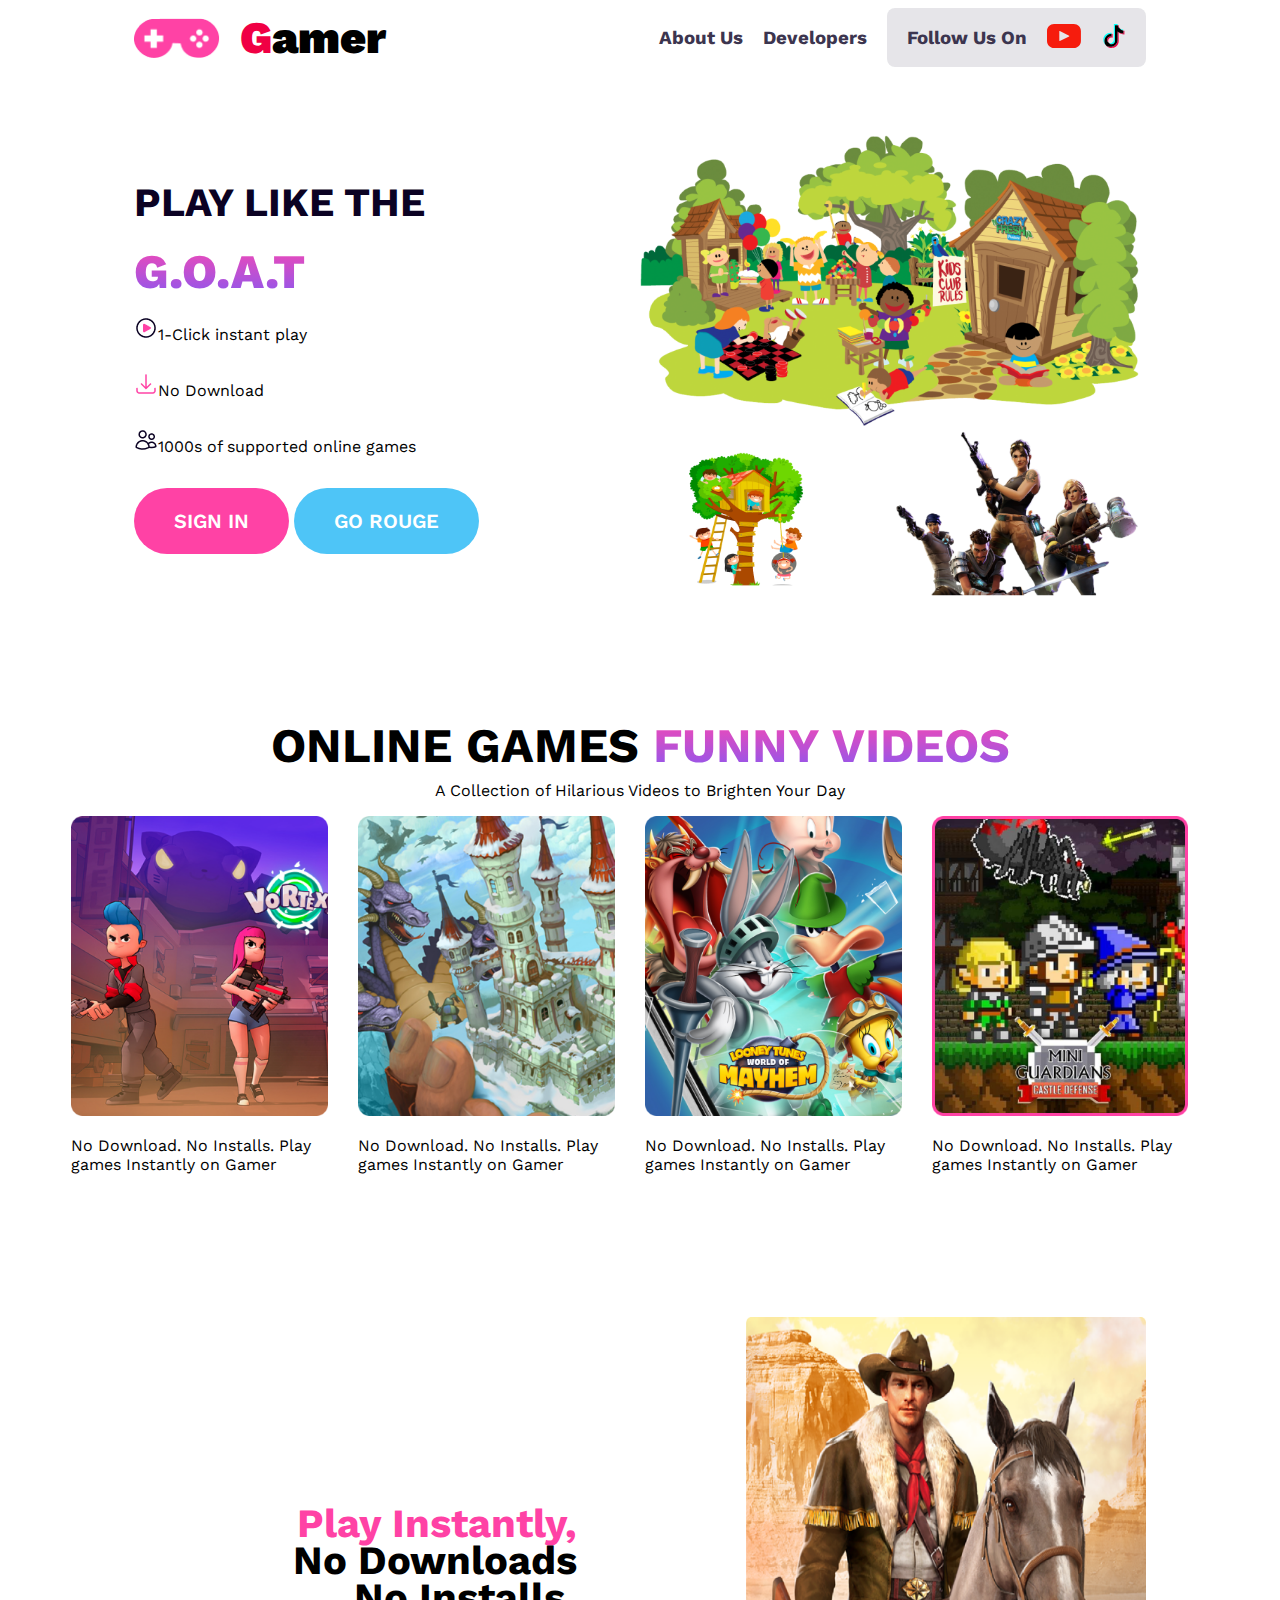
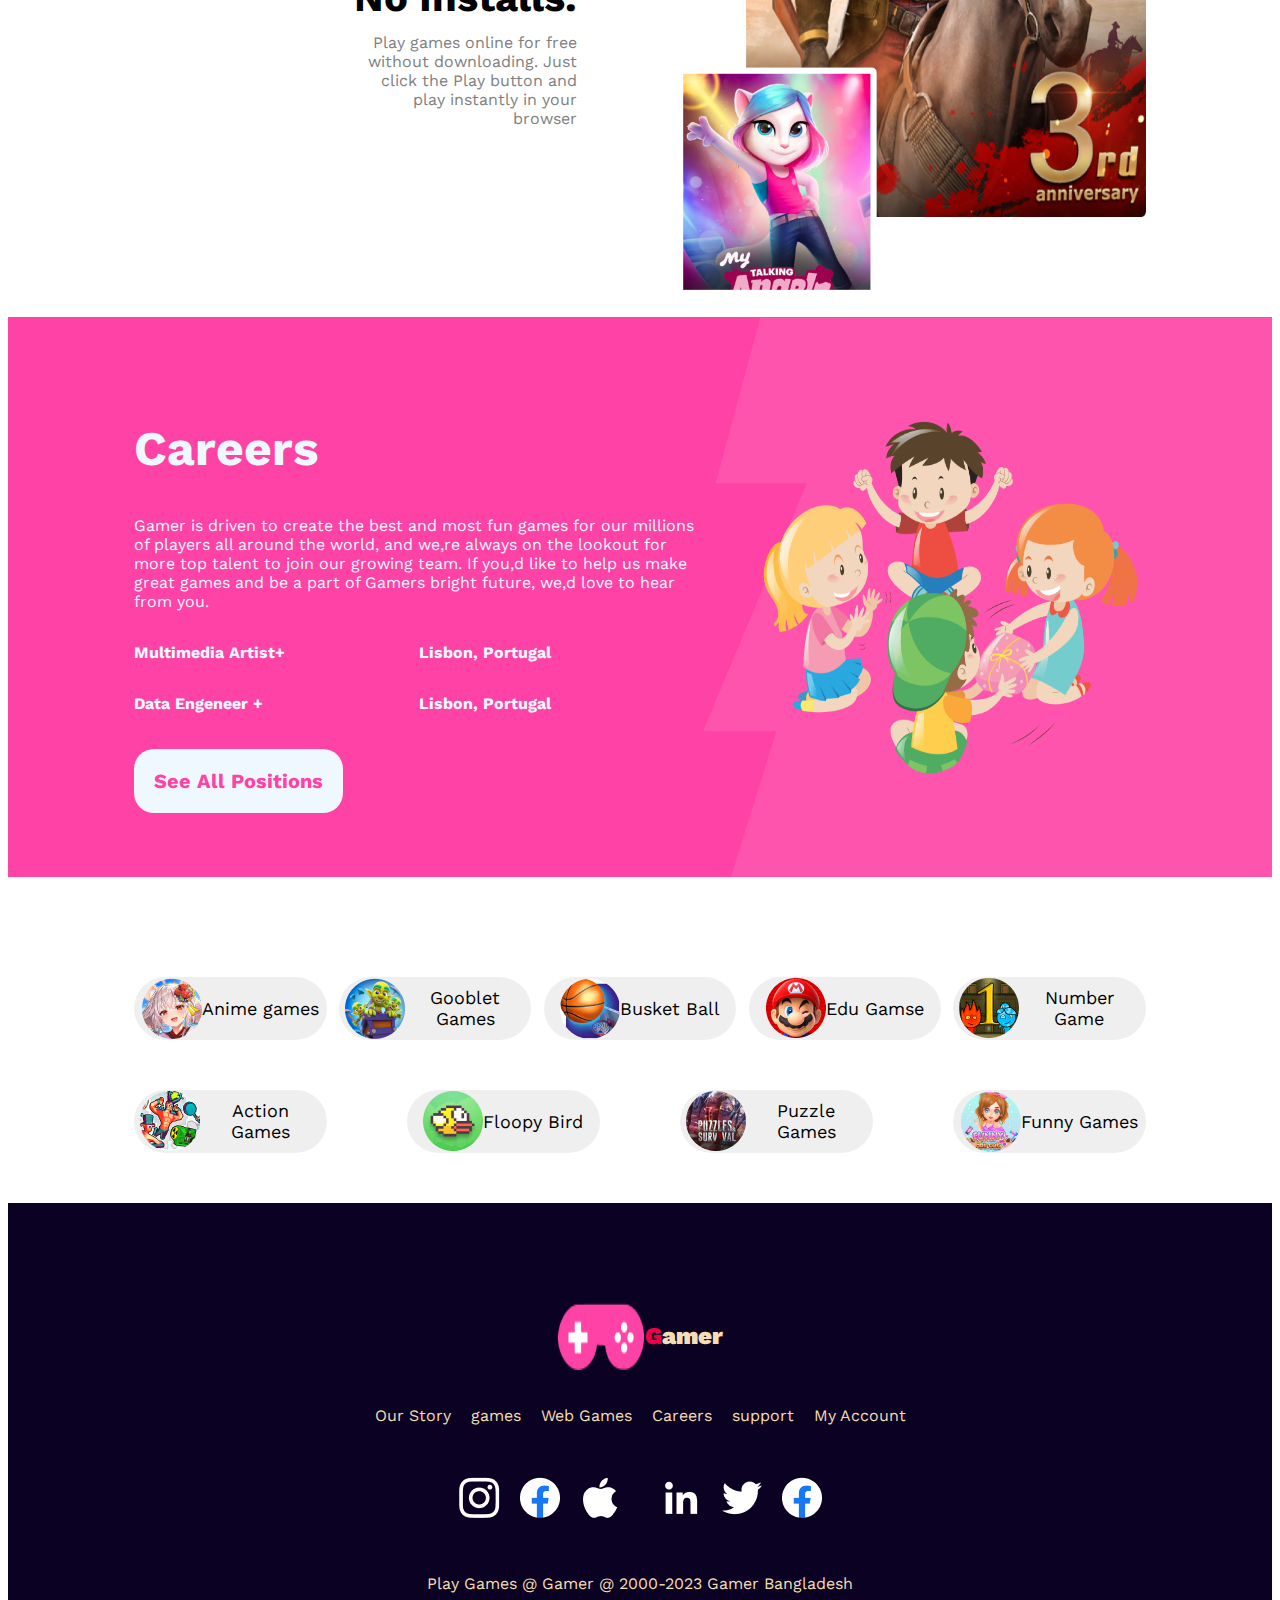
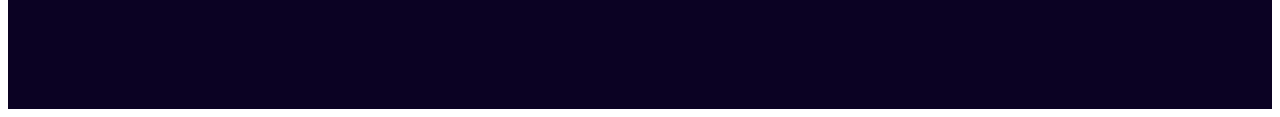
<file: index.html>
<!DOCTYPE html>
<html lang="en">
<head>
    <meta charset="UTF-8">
    <meta name="viewport" content="width=device-width, initial-scale=1.0">
    <title>Gamer Zone B8A2</title>
    <link rel="icon" href="images/Frame.png">
    <link rel="stylesheet" href="style.css">
    <link rel="preconnect" href="https://fonts.googleapis.com">
<link rel="preconnect" href="https://fonts.gstatic.com" crossorigin>
<link href="https://fonts.googleapis.com/css2?family=Work+Sans:wght@100;200;300;400;500;700;800&display=swap" rel="stylesheet">
</head>
<body>
    <nav>
        <div class="nav1">
                <img src="images/Frame.png" alt="">
                <h2> <b><span id="nav1txt">G</span>amer</b> </h2>
        </div>
        <div class="nav2">
            <h3>About Us</h3>
            <h3>Developers</h3>
            <div class="followus">
                <h3>Follow Us On</h3>
            <a href="https://www.youtube.com/"><img src="icons/yticon.svg" alt=""></a> <a href="https://www.tiktok.com/foryou"><img src="icons/tik-tok 1.svg" alt=""></a>
            </div>
        </div>
    </nav>
    <main>
        <div class="banner">
            <div class="banner1">
                <h3>Play Like the</h3>
                <h2>G.O.A.T</h2>
                <p><img src="icons/Frame.png" alt="">1-Click instant play</p>
                <p><img src="icons/Frame (1).png" alt="">No Download</p>
                <p><img src="icons/Frame (2).png" alt="">1000s of supported online games</p> 
                <div class="btn">
                    <button class="btn1">Sign IN</button> <button class="btn2">GO ROUGE</button>
                </div>
            </div>
            <div class="banner2">
                <img src="images/Group 18.png" alt="">
            </div>
        </div>
        <section class="funny">
            <div class="funny1">
                <h2>Online Games <span>Funny Videos</span></h2>
            <p>A Collection of Hilarious Videos to Brighten Your Day</p>
            </div>
            <div class="funny2">
                <div class="card1"><img src="images/Rectangle 4.png" alt=""><p>No Download. No Installs. Play 
                    games Instantly on Gamer</p></div>
                <div class="card2"><img src="images/Rectangle 5.png" alt=""><p>No Download. No Installs. Play 
                    games Instantly on Gamer</p></div>
                <div class="card3"><img src="images/Rectangle 6.png" alt=""><p>No Download. No Installs. Play 
                    games Instantly on Gamer</p></div>
                <div class="card4"><img src="images/Rectangle 7.png" alt=""><p>No Download. No Installs. Play 
                    games Instantly on Gamer</p></div>
            </div>
        </section>
        <section class="container">
            <div class="part1">
                <div>
                    <h2 id="pink">Play Instantly,</h2>
                <h2>No Downloads</h2>
                <h2>No Installs.</h2>
                <p>Play games online for free without 
                    downloading. Just click the Play button 
                    and play instantly in your browser</p>
                </div>
            </div>
            <div class="collage">
                <img class="collage1" src="images/Rectangle 55.png" alt="">
                <img class="collage2" src="images/Rectangle 66.png" alt="">
            </div>
        </section>
        <section class="career">
            <div class="txt">
                <h2>
                    Careers
                </h2>
                <p>Gamer is driven to create the best and most fun games for our millions of 
                    players all around the world, and we,re always on the lookout for more top 
                    talent to join our growing team. If you,d like to help us make great games 
                    and be a part of Gamers bright future, we,d love to hear from you.</p>
                    <div id="worker">
                        <p>Multimedia Artist+</p>
                        <p>Lisbon, Portugal</p>
                        <P>Data Engeneer +</P>
                        <p>Lisbon, Portugal</p>
                    </div>
                <button>See All Positions</button>
            </div>
            <div class="img">
                <img src="images/Group 65.png" alt="">
            </div>
        </section>
        <section class="btn-container">
                <button><img src="images/Rectangle 11.png" alt="">Anime games</button><button><img src="images/Rectangle 12.png" alt="">Gooblet Games</button><button><img src="images/Rectangle 13.png" alt="">Busket Ball</button><button><img src="images/Rectangle 14.png" alt="">Edu Gamse</button><button><img src="images/Rectangle 15.png" alt="">Number Game</button><button><img src="images/Rectangle 16.png" alt="">Action Games</button><button><img src="images/Rectangle 17.png" alt="">Floopy Bird</button><button><img src="images/Rectangle 18.png" alt="">Puzzle Games</button><button><img src="images/Rectangle 19.png" alt="">Funny Games</button>
        </section>
    </main>
    <footer>
        <div class="foot1">
            <img src="images/Frame.png" alt="">
            <h2> <b><span id="nav1txt">G</span>amer</b> </h2>
    </div>
    <div class="foot2">
        <p>Our Story</p>
        <p>games</p>
        <p>Web Games </p>
        <p>Careers </p>
        <p>support </p>
        <p>My Account</p>
    </div>
    <div class="foot3">
        <div class="foot31"><p><img src="icons/instagram 1.png" alt=" "></p>
            <p><img src="icons/facebook 1.png" alt=""></p><p><img src="icons/apple 1.png" alt=""></div></p>
        <div class="foot32"><p><img src="icons/linkedin 1.png" alt=""></p><p><img src="icons/twitter 1.png" alt=""></p><p><img src="icons/facebook 1.png" alt=""></p></div>
    </div>
    <div class="foot4">
        <p>Play Games @ Gamer @ 2000-2023 Gamer Bangladesh</p>
    </div>
    </footer>
</body>
</html>
</file>
<file: style.css>
#nav1txt{
    color: rgba(240, 0, 68, 1);
}
*{
    font-family: work sans;
}
nav{
    margin-left: 10%;
    margin-right: 10%;
    display: flex;
    justify-content: space-between;
}
nav  div{
    display: flex;
    align-items: center;
}
.nav1 img{
    margin-right: 20px;
    height: 40px;
    width: 86px;
}
.nav1 h2 {
    font-size: 45px;
    font-family:Work Sans;
    margin: 0;
    padding: 0;
    
}
.nav2{
    color: #3C354F;
    font-family: Work Sans;
font-size: 16px;
}
.nav2 h3{
    margin-right: 20px;
}
.nav2 a{
    margin-right: 20px;
}
.followus{
    border-radius: 8px;
background: rgba(11, 2, 35, 0.10);
padding-left: 20px;
}
.banner{
    margin-top: 50px;
    margin-left: 10%;
    margin-right: 10%;
    display: flex;
}
.banner1{
    width: 50%;
    display: flex;
    flex-direction: column;
    justify-content: center;
    line-height: 0;
}
.banner2{
    width: 50%;
}
.banner2 img{
    width: 100%;
}
.banner1 h3{
    color: #0B0223;
font-family: Work Sans;
font-size: 40px;
text-transform: uppercase;
}
.banner1 h2{
    
    font-family: Work Sans;
    font-size: 48px;
    font-style: normal;
    font-weight: 800;
    line-height: normal;
    text-transform: uppercase;
background: linear-gradient(180deg, #F948B2 0%, #8758F1 100%);
background-clip: text;
-webkit-background-clip: text;
-webkit-text-fill-color: transparent;
margin: 0;
}
.btn button{
    margin-top: 20px;
    color: #FFF;
font-family: Work Sans;
font-size: 20px;
font-style: normal;
font-weight: 600;
line-height: normal;
text-transform: uppercase;
display: inline-flex;
padding: 21px 40px;
align-items: flex-start;
gap: 10px;
border-radius: 48px;
border: none;
}
.btn1{
background: var(--linear, linear-gradient(90deg, #FF42A5 0%, #FF42A5 100%));
}
.btn2{
background: #4EC5F7;
}
.container{
    display: flex;
    margin-top: 50px;
}
.part1 h2{
    font-size: 40px;
    line-height: 10%;
    text-align: right;
}
.part1 p{
    text-align: right;
    color: gray;
    width: 50%;
    margin-left: 50%;
}

#pink{
    color: #FF42A5;
}
.part1{
    width: 50%;
    height: 600px;
    display: flex;
    flex-direction: column;
    justify-content: center;
    align-items: center;
}

.part1 > div{
    margin-left: 20%;
}


.collage{
    display: flex;
    justify-content: flex-end;
    position: relative;
    margin-right: 10%;
    width: 50%; /* Adjust to your desired container size */
    height: 300px; /* Adjust to your desired container size */
}
.collage1 {
    width: 400px;
    height: 500px;
    
}

.collage2 {
    position: absolute;
    top: 350px; /* Adjust to position the second image */
    left: 100px; /* Adjust to position the second image */
    width: 200px; /* Adjust to your desired size of the second image */
    
    z-index: 1; /* Make sure this value is higher than the first */
}
.funny{
    margin: 10% 5% ;
}
.funny1 h2{
    font-size: 48px;
    text-align: center;
    text-transform: uppercase;
    margin: 0px;
    line-height: 80%;
}
.funny1 p{
    text-align: center;
}
.funny span{
    background: linear-gradient(180deg, #F948B2 0%, #8758F1 100%);
    background-clip: text;
    -webkit-background-clip: text;
    -webkit-text-fill-color: transparent;
}
.funny2{
    display: grid;
    grid-template-columns: repeat(4 , 1fr);
    gap: 10px;
}
.funny2 img{
    height: 300px;
}

footer{
    background: #0B0223;
    color: wheat;
    display: flex;
    flex-direction: column;
    align-items: center;
    padding: 100px;
    gap: 20px;
    margin-top: 50px;
}
.foot1{
    display: flex;
    
}
.foot2{
    display: flex;
    gap: 20px;
}
.foot3{
    display: flex;
    gap: 20px;
}
.foot31{
    display: flex;
    gap: 20px;
}
.foot32{
    display: flex;
    gap: 20px;
}
.btn-container {
    margin-left: 10%;
    margin-right: 10%;
    margin-top: 50px;
    font-family: Work Sans;
    font-style: bold;
    display: flex;
    flex-wrap: wrap;
    justify-content: space-between;
}
.btn-container button{
    flex: 0 0 calc(20% - 10px); /* Adjust this value to control the width of each button */
    margin-top: 50px;
    font-size: 18px;
    display: flex;
    justify-content: center;
    align-items: center;
    border-radius: 80px;
    border: none ;
  }
  .btn-container button:hover{
    border: 2px solid #FF42A5;
    color: #FF42A5;
  }

  .career{
    width: 100%;
    display: flex;
    background-color: #FF42A5;
  }

.career .txt{
    width: 50%;
    color: aliceblue;
    padding-left: 10%;
    padding-top: 5% ;
    padding-bottom: 5%;
}
.txt h2 {
    font-size: 48px;

}
.career .img{
    width: 50%;
}
.career .img img{
    width: 100%;
    height: 100%;
}
.career > .txt > button{
    font-size: 20px;
    color: #FF42A5;
    background-color: aliceblue;
    border-radius: 20px;
    border: none;
    padding: 20px;
    font-weight: bold;
    margin-top: 20px ;
}
#worker{
    display: grid;
    grid-template-columns: repeat(2, 1fr);
    font-weight: bolder;
}


@media screen and (max-width: 576px) {
    nav{
        flex-direction: column;
    }
    .nav1{
        justify-content: center;
    }
    .nav2{
        flex-direction: column;
    }
    .banner{
        flex-direction: column-reverse;
    }
    .banner1{
        padding-left: 15%;
        padding-top: 5%;
        
    }
    .banner1 , .banner2{
        width: 100%;
        margin-top: 5%;

    }
    .banner1 h3{
        font-size: 28px;
    }
    .part1{
        line-height: 50px;
        font-size:30px;
        word-wrap: break-word;
        
    }
    .foot2{
        display: grid;
        grid-template-columns: repeat(3,100px);
    }
    .foot3{
        flex-direction: column;
        
    }
    .btn-container button{
        flex: 0 0 calc(33.33% - 10px);
    }
    .career{
        flex-direction: column;
        margin-top: 20%
    }
    .img{
        padding-left: 10%;
    }
    .career > .txt{
        width: 100%;
    }
    .txt p{
        margin-right: 20%;
    }
    .container{
        flex-direction: column;
    }
    .collage{
        width: 100%;
        height: 550px;
    

    }
    .collage2 {
        position: absolute;
        top: 350px; /* Adjust to position the second image */
        left: 0px; /* Adjust to position the second image */
        width: 200px; /* Adjust to your desired size of the second image */
        
        z-index: 1; /* Make sure this value is higher than the first */
    }
    .part1 h2{
        font-size: 28px;
    }
    .part1{
        width: 80%;
        height: 60%;
    }
    .funny2{
        grid-template-columns: 1fr;
        margin-left: 20%;
        margin-right: 10%;
        justify-content: center;
    }
    }
    @media screen and (min-width:577px) and (max-width:977px){
        nav{
            flex-direction: column;
        }
        .nav2{
            justify-content: flex-end;
        } 
        .banner1 h3{
            font-size: 28px;
        }
        .funny2{
            grid-template-columns: 1fr 1fr;
        margin-left: 20%;
        margin-right: 10%;
        justify-content: center;
        }
        .container{
            flex-direction: column;
        }
        .part1{
            width: 90%;
            height: 100%;
        }
        .part1 h2{
            font-size: 28px;
        }
        .collage{
            width: 90%;
            height: 550px;
        
    
        }
        .collage2 {
            position: absolute;
            top: 350px; /* Adjust to position the second image */
            left: 350px; /* Adjust to position the second image */
            width: 200px; /* Adjust to your desired size of the second image */
            
            z-index: 1; /* Make sure this value is higher than the first */
        }
    }
</file>
